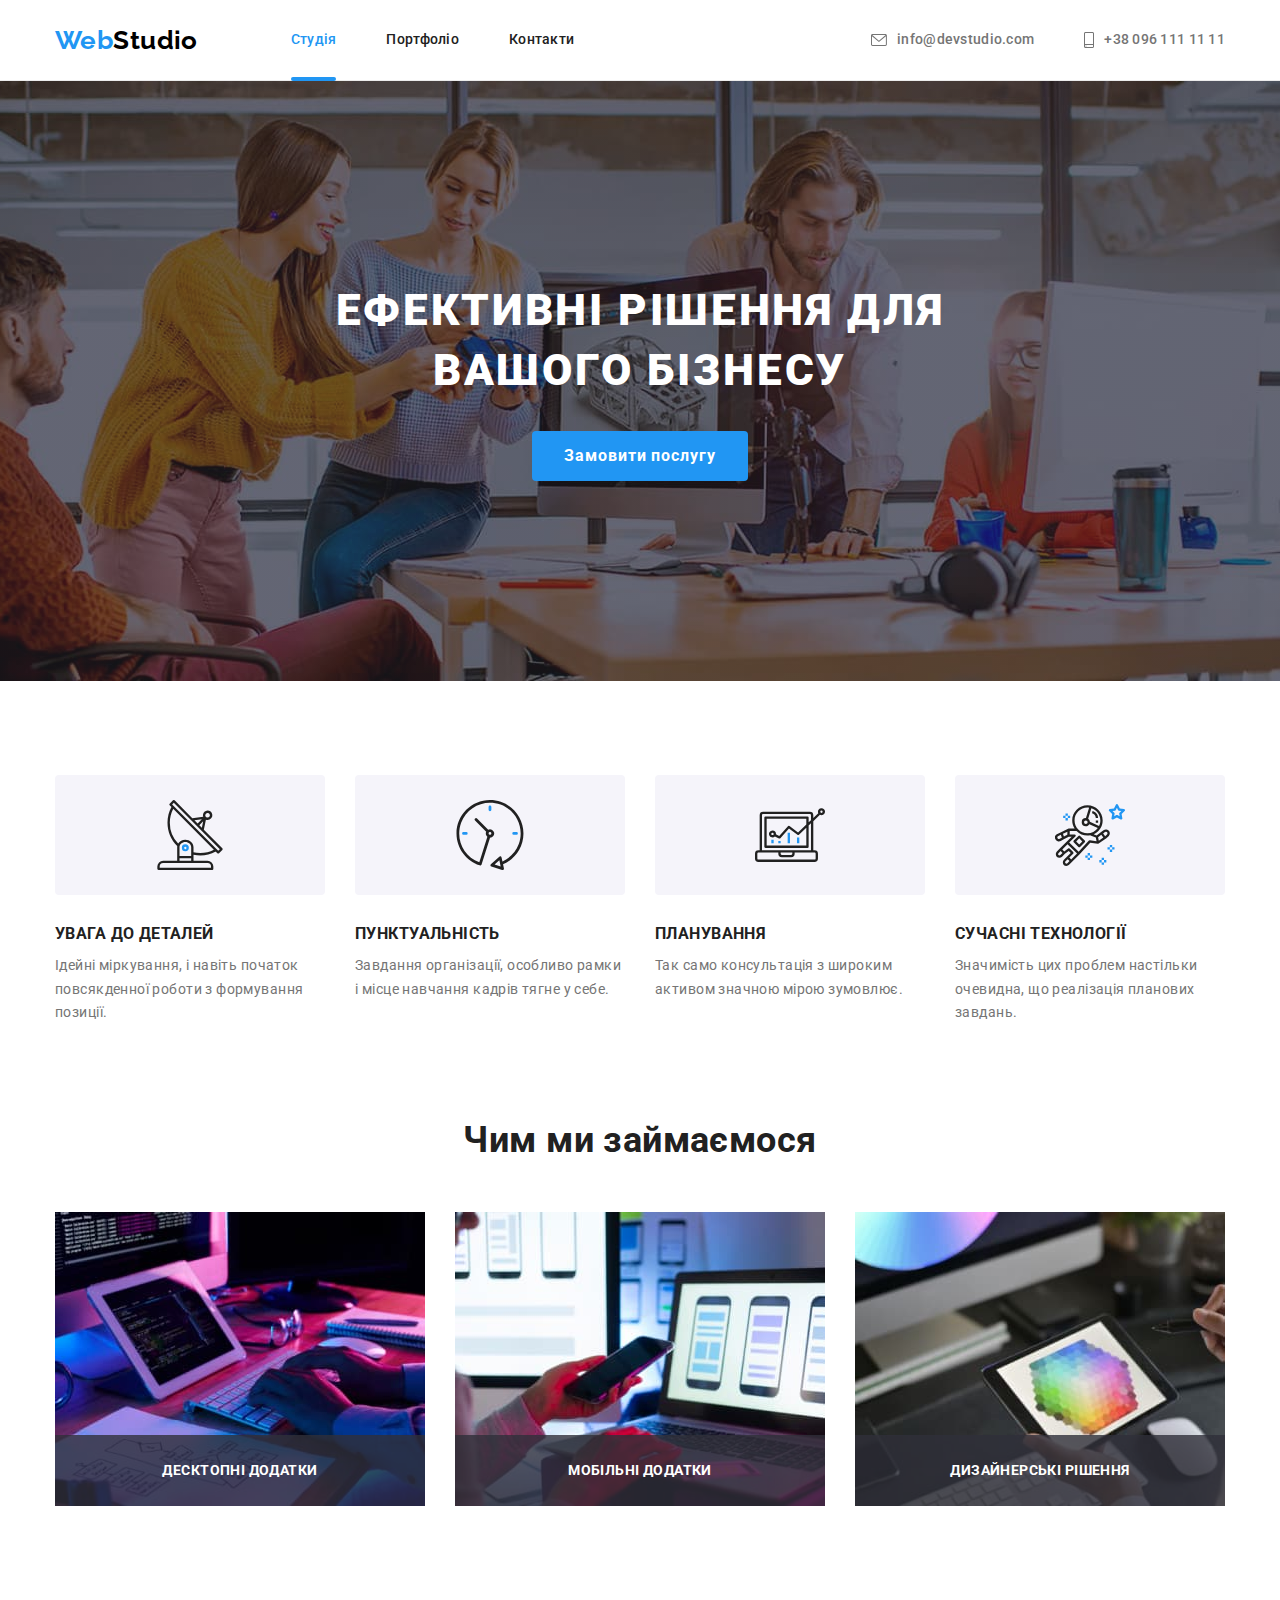
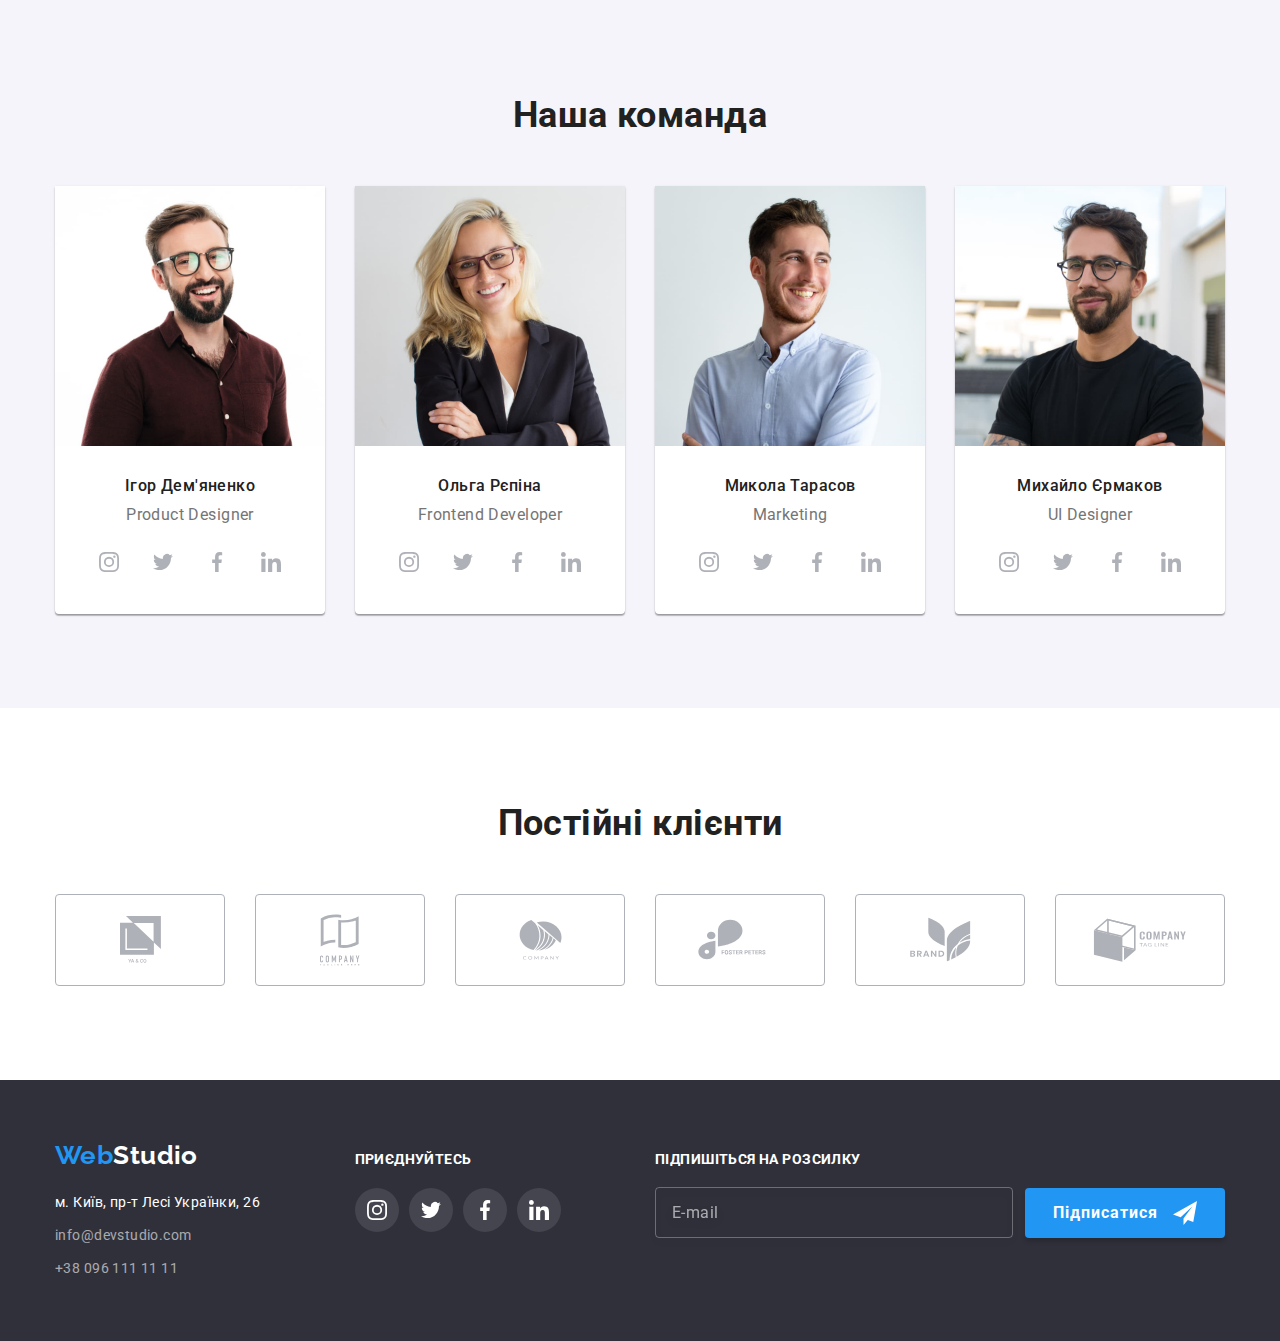
<file: index.html>
<!DOCTYPE html>
<html lang="uk">
  <head>
    <meta charset="UTF-8" />
    <meta http-equiv="X-UA-Compatible" content="IE=edge" />
    <meta name="viewport" content="width=device-width, initial-scale=1.0" />
    <title>Студія</title>
    <!-- Спочатку шрифти -->
    <link rel="preconnect" href="https://fonts.googleapis.com" />
    <link rel="preconnect" href="https://fonts.gstatic.com" crossorigin />
    <link
      href="https://fonts.googleapis.com/css2?family=Raleway:wght@700&family=Roboto:wght@400;500;700;900&display=swap"
      rel="stylesheet"
    />
    <!-- Потім нормалізатор -->
    <link
      rel="stylesheet"
      href="https://cdnjs.cloudflare.com/ajax/libs/modern-normalize/1.1.0/modern-normalize.min.css"
    />
    <!-- Потім свої стилі -->
    <link rel="stylesheet" href="./css/main.min.css" />
  </head>

  <body>
    <!-- ========== ХЕДЕР =========== -->
    <header class="page-header">
      <div class="contaner page-header__contaner">
        <nav class="menu">
          <a class="logo" href="#">Web<span class="logo__name-header">Studio</span></a>
          <ul class="menu__list">
            <li class="menu__item">
              <a class="menu__link menu__link--current" href="#">Студія</a>
            </li>
            <li class="menu__item">
              <a class="menu__link" href="./portfolio.html">Портфоліо</a>
            </li>
            <li class="menu__item">
              <a class="menu__link" href="#contacts">Контакти</a>
            </li>
          </ul>
        </nav>
        <ul class="contact-list">
          <li>
            <a class="contact-list__link" href="mailto:info@devstudio.com">
              <svg
                class="contact-list__icon"
                aria-label="іконка електронної пошти"
                width="16"
                height="12"
              >
                <use href="./images/sprite.svg#email"></use>
              </svg>
              info@devstudio.com</a
            >
          </li>
          <li>
            <a class="contact-list__link" href="tel:+380961111111">
              <svg
                class="contact-list__icon"
                aria-label="іконка мобільного телефону"
                width="10"
                height="16"
              >
                <use href="./images/sprite.svg#smartphone"></use>
              </svg>

              +38 096 111 11 11</a
            >
          </li>
        </ul>
      </div>
    </header>

    <main>
      <!-- ========== ГЕРОЙ =========== -->
      <section class="hero">
        <div class="contaner">
          <h1 class="hero__title">Ефективні рішення для вашого бізнесу</h1>
          <button class="hero__button" data-modal-open type="button">Замовити послугу</button>
        </div>
      </section>

      <!-- ========== НАШІ ПЕРЕВАГИ =========== -->
      <section class="section features">
        <div class="contaner">
          <h2 class="section-title visually-hidden">Наші переваги</h2>
          <ul class="feature-list">
            <li class="feature-list__card">
              <div class="feature-list__icon">
                <svg width="70" height="70">
                  <use href="./images/sprite.svg#antenna"></use>
                </svg>
              </div>
              <h3 class="feature-list__title">Увага до деталей</h3>
              <p class="feature-list__text">
                Ідейні міркування, і навіть початок повсякденної роботи з формування позиції.
              </p>
            </li>
            <li class="feature-list__card">
              <div class="feature-list__icon">
                <svg width="70" height="70">
                  <use href="./images/sprite.svg#clock"></use>
                </svg>
              </div>
              <h3 class="feature-list__title">Пунктуальність</h3>
              <p class="feature-list__text">
                Завдання організації, особливо рамки і місце навчання кадрів тягне у себе.
              </p>
            </li>
            <li class="feature-list__card">
              <div class="feature-list__icon">
                <svg width="70" height="70">
                  <use href="./images/sprite.svg#diagram"></use>
                </svg>
              </div>
              <h3 class="feature-list__title">Планування</h3>
              <p class="feature-list__text">
                Так само консультація з широким активом значною мірою зумовлює.
              </p>
            </li>
            <li class="feature-list__card">
              <div class="feature-list__icon">
                <svg width="70" height="70">
                  <use href="./images/sprite.svg#astronaut"></use>
                </svg>
              </div>
              <h3 class="feature-list__title">Сучасні технології</h3>
              <p class="feature-list__text">
                Значимість цих проблем настільки очевидна, що реалізація планових завдань.
              </p>
            </li>
          </ul>
        </div>
      </section>

      <!-- ========== ЧИМ МИ ЗАЙМАЄМОСЯ =========== -->
      <section class="section our-work">
        <div class="contaner">
          <h2 class="section-title">Чим ми займаємося</h2>
          <ul class="work-list">
            <li class="work-list__card">
              <img
                src="./images/img1.jpg"
                alt="Руки на клавіатурі перед планшетом і монітором"
                width="370"
              />
              <p class="work-list__text">Десктопні додатки</p>
            </li>
            <li class="work-list__card">
              <img
                src="./images/img2.jpg"
                alt="Рука зі смартфоном на фоні ноутбука із зображенням смартфона"
                width="370"
              />
              <p class="work-list__text">Мобільні додатки</p>
            </li>
            <li class="work-list__card">
              <img
                src="./images/img3.jpg"
                alt="Планшет з кольоровою гамою в руці, за ним - монітор"
                width="370"
              />
              <p class="work-list__text">Дизайнерські рішення</p>
            </li>
          </ul>
        </div>
      </section>

      <!-- ========== НАША КОМАНДА =========== -->
      <section class="section team">
        <div class="contaner">
          <h2 class="section-title">Наша команда</h2>

          <ul class="team-list">
            <li class="team-list__card">
              <img
                class="team-list__image"
                src="./images/member1.jpg"
                alt="Фото Ігора Дем'яненка"
                width="270"
              />
              <h3 class="team-list__name">Ігор Дем'яненко</h3>
              <p class="team-list__profession">Product Designer</p>
              <ul class="media-list">
                <li>
                  <a class="media-list__link" href="#">
                    <svg aria-label="іконка інстаграму" width="20" height="20">
                      <use href="./images/sprite.svg#instagram"></use>
                    </svg>
                  </a>
                </li>
                <li>
                  <a class="media-list__link" href="#">
                    <svg aria-label="іконка твітеру" width="20" height="20">
                      <use href="./images/sprite.svg#twitter"></use>
                    </svg>
                  </a>
                </li>
                <li>
                  <a class="media-list__link" href="#">
                    <svg aria-label="іконка фейсбуку" width="20" height="20">
                      <use href="./images/sprite.svg#facebook"></use>
                    </svg>
                  </a>
                </li>
                <li>
                  <a class="media-list__link" href="#">
                    <svg aria-label="іконка лінкед-ін" width="20" height="20">
                      <use href="./images/sprite.svg#linkedin"></use>
                    </svg>
                  </a>
                </li>
              </ul>
            </li>
            <li class="team-list__card">
              <img
                class="team-list__image"
                src="./images/member2.jpg"
                alt="Фото Ольги Рєпіної"
                width="270"
              />
              <h3 class="team-list__name">Ольга Рєпіна</h3>
              <p class="team-list__profession">Frontend Developer</p>
              <ul class="media-list">
                <li>
                  <a class="media-list__link" href="#">
                    <svg aria-label="іконка інстаграму" width="20" height="20">
                      <use href="./images/sprite.svg#instagram"></use>
                    </svg>
                  </a>
                </li>
                <li>
                  <a class="media-list__link" href="#">
                    <svg aria-label="іконка твітеру" width="20" height="20">
                      <use href="./images/sprite.svg#twitter"></use>
                    </svg>
                  </a>
                </li>
                <li>
                  <a class="media-list__link" href="#">
                    <svg aria-label="іконка фейсбуку" width="20" height="20">
                      <use href="./images/sprite.svg#facebook"></use>
                    </svg>
                  </a>
                </li>
                <li>
                  <a class="media-list__link" href="#">
                    <svg aria-label="іконка лінкед-ін" width="20" height="20">
                      <use href="./images/sprite.svg#linkedin"></use>
                    </svg>
                  </a>
                </li>
              </ul>
            </li>
            <li class="team-list__card">
              <img
                class="team-list__image"
                src="./images/member3.jpg"
                alt="Фото Миколи Тарасова"
                width="270"
              />
              <h3 class="team-list__name">Микола Тарасов</h3>
              <p class="team-list__profession">Marketing</p>
              <ul class="media-list">
                <li>
                  <a class="media-list__link" href="#">
                    <svg aria-label="іконка інстаграму" width="20" height="20">
                      <use href="./images/sprite.svg#instagram"></use>
                    </svg>
                  </a>
                </li>
                <li>
                  <a class="media-list__link" href="#">
                    <svg aria-label="іконка твітеру" width="20" height="20">
                      <use href="./images/sprite.svg#twitter"></use>
                    </svg>
                  </a>
                </li>
                <li>
                  <a class="media-list__link" href="#">
                    <svg aria-label="іконка фейсбуку" width="20" height="20">
                      <use href="./images/sprite.svg#facebook"></use>
                    </svg>
                  </a>
                </li>
                <li>
                  <a class="media-list__link" href="#">
                    <svg aria-label="іконка лінкед-ін" width="20" height="20">
                      <use href="./images/sprite.svg#linkedin"></use>
                    </svg>
                  </a>
                </li>
              </ul>
            </li>
            <li class="team-list__card">
              <img
                class="team-list__image"
                src="./images/member4.jpg"
                alt="Фото Михайла Єрмакова"
                width="270"
              />
              <h3 class="team-list__name">Михайло Єрмаков</h3>
              <p class="team-list__profession">UI Designer</p>
              <ul class="media-list">
                <li>
                  <a class="media-list__link" href="#">
                    <svg aria-label="іконка інстаграм" width="20" height="20">
                      <use href="./images/sprite.svg#instagram"></use>
                    </svg>
                  </a>
                </li>
                <li>
                  <a class="media-list__link" href="#">
                    <svg aria-label="іконка твітеру" width="20" height="20">
                      <use href="./images/sprite.svg#twitter"></use>
                    </svg>
                  </a>
                </li>
                <li>
                  <a class="media-list__link" href="#">
                    <svg aria-label="іконка фейсбуку" width="20" height="20">
                      <use href="./images/sprite.svg#facebook"></use>
                    </svg>
                  </a>
                </li>
                <li>
                  <a class="media-list__link" href="#">
                    <svg aria-label="іконка лінкед-ін" width="20" height="20">
                      <use href="./images/sprite.svg#linkedin"></use>
                    </svg>
                  </a>
                </li>
              </ul>
            </li>
          </ul>
        </div>
      </section>

      <!-- ========== ПОСТІЙНІ КЛІЄНТИ =========== -->
      <section class="section clients">
        <div class="contaner">
          <h2 class="section-title">Постійні клієнти</h2>
          <ul class="clients-list">
            <li>
              <a class="clients-list__link" href="#">
                <svg aria-label="іконка клієнта-1" width="41" height="47">
                  <use href="./images/sprite.svg#client-a"></use>
                </svg>
              </a>
            </li>
            <li>
              <a class="clients-list__link" href="#">
                <svg aria-label="іконка клієнта-2" width="40" height="52">
                  <use href="./images/sprite.svg#client-b"></use>
                </svg>
              </a>
            </li>
            <li>
              <a class="clients-list__link" href="#">
                <svg aria-label="іконка клієнта-3" width="43" height="41">
                  <use href="./images/sprite.svg#client-c"></use>
                </svg>
              </a>
            </li>
            <li>
              <a class="clients-list__link" href="#">
                <svg aria-label="іконка клієнта-4" width="84" height="41">
                  <use href="./images/sprite.svg#client-d"></use>
                </svg>
              </a>
            </li>
            <li>
              <a class="clients-list__link" href="#">
                <svg aria-label="іконка клієнта-5" width="63" height="45">
                  <use href="./images/sprite.svg#client-e"></use>
                </svg>
              </a>
            </li>
            <li>
              <a class="clients-list__link" href="#">
                <svg aria-label="іконка клієнта-6" width="94" height="44">
                  <use href="./images/sprite.svg#client-f"></use>
                </svg>
              </a>
            </li>
          </ul>
        </div>
      </section>
    </main>

    <!-- ========== ФУТЕР =========== -->
    <footer class="footer" id="contacts">
      <div class="contaner">
        <div class="footer__parts">
          <div>
            <a class="logo logo--bottom-margin" href="#"
              >Web<span class="logo__name-footer">Studio</span></a
            >
            <address>
              <ul class="adress-list">
                <li>
                  <a
                    class="adress-list__post-adress"
                    href="https://goo.gl/maps/CPtrU1FHBa2aNyZL9"
                    target="_blank"
                    rel="noopener noreferrer nofollow"
                  >
                    м. Київ, пр-т Лесі Українки, 26</a
                  >
                </li>
                <li>
                  <a class="adress-list__contacts" href="mailto:info@devstudio.com"
                    >info@devstudio.com</a
                  >
                </li>
                <li>
                  <a class="adress-list__contacts" href="tel:+380961111111">+38 096 111 11 11</a>
                </li>
              </ul>
            </address>
          </div>

          <div class="social-media">
            <h3 class="social-media__title">приєднуйтесь</h3>
            <ul class="social-media-list">
              <li class="social-media-list__item">
                <a class="social-media-list__link" href="#">
                  <svg aria-label="іконка інстаграму" class="social-icon" width="20" height="20">
                    <use href="./images/sprite.svg#instagram"></use>
                  </svg>
                </a>
              </li>
              <li class="social-media-list__item">
                <a class="social-media-list__link" href="#">
                  <svg aria-label="іконка твітеру" class="social-icon" width="20" height="20">
                    <use href="./images/sprite.svg#twitter"></use>
                  </svg>
                </a>
              </li>
              <li class="social-media-list__item">
                <a class="social-media-list__link" href="#">
                  <svg aria-label="іконка фейсбуку" class="social-icon" width="20" height="20">
                    <use href="./images/sprite.svg#facebook"></use>
                  </svg>
                </a>
              </li>
              <li class="social-media-list__item">
                <a class="social-media-list__link" href="#">
                  <svg aria-label="іконка лінкед-ін" class="social-icon" width="20" height="20">
                    <use href="./images/sprite.svg#linkedin"></use>
                  </svg>
                </a>
              </li>
            </ul>
          </div>

          <form class="subscribe-form">
            <label class="subscribe-form__label"
              >Підпишіться на розсилку
              <input
                type="email"
                class="subscribe-form__input"
                name="subscribe-email"
                placeholder="E-mail"
                required
            /></label>
            <button class="subscribe-form__button" type="submit">
              Підписатися
              <svg aria-label="іконка літачка" class="subscribe-form__icon" width="24" height="24">
                <use href="./images/icon.svg#send"></use>
              </svg>
            </button>
          </form>
        </div>
      </div>
    </footer>

    <!-- ========== МОДАЛЬНЕ ВІКНО =========== -->

    <div class="backdrop is-hidden" data-modal>
      <div class="modal-window">
        <!-- іконка закриття модального вікна -->
        <button class="modal-window__close-btn" data-modal-close>
          <svg aria-label="іконка закриття вікна" width="18" height="18">
            <use href="./images/sprite.svg#close"></use>
          </svg>
        </button>

        <form class="modal-form">
          <p class="modal-form__title">Залиште свої дані, ми вам передзвонимо</p>

          <label class="modal-form__lable modal-form__lable--no-top-padding" for="modal-form-name"
            >Ім'я</label
          >
          <div class="modal-form__block">
            <input
              type="text"
              class="modal-form__input"
              name="name"
              id="modal-form-name"
              required
              pattern="[a-zA-Zа-яА-ЯіІїЇ`ʼ]+"
            />
            <svg aria-label="іконка контакта" class="modal-form__icon" width="18" height="18">
              <use href="./images/icon.svg#person"></use>
            </svg>
          </div>

          <label class="modal-form__lable" for="modal-form__tel">Телефон</label>
          <div class="modal-form__block">
            <input
              type="tel"
              class="modal-form__input"
              name="tel"
              id="modal-form__tel"
              required
              pattern="[0-9]{3}-[0-9]{3}-[0-9]{2}-[0-9]{2}"
              title="xxx-xxx-xx-xx"
            />
            <svg aria-label="іконка телефону" class="modal-form__icon" width="18" height="18">
              <use href="./images/icon.svg#phone"></use>
            </svg>
          </div>

          <label class="modal-form__lable" for="modal-form__email">Пошта</label>
          <div class="modal-form__block">
            <input
              type="email"
              class="modal-form__input"
              name="email"
              id="modal-form__email"
              required
            />
            <svg aria-label="іконка листа" class="modal-form__icon" width="18" height="18">
              <use href="./images/icon.svg#email"></use>
            </svg>
          </div>

          <label class="modal-form__lable" for="modal-form__text">Коментар</label>
          <textarea
            name="modal-form-text"
            class="modal-form__textarea"
            placeholder="Введіть текст"
            id="modal-form__text"
          ></textarea>

          <div>
            <label class="modal-form__agreement-label">
              <input
                class="modal-form__checkbox visually-hidden"
                type="checkbox"
                name="modal-form-agreement"
                value="agreement"
                required
              />
              <svg
                class="modal-form__checkbox-icon"
                aria-label="іконка чекбоксу"
                width="16"
                height="15"
              >
                <use class="modal-form__own-checkbox-icon" href="./images/icon.svg#check"></use>
              </svg>
              Погоджуюся з розсилкою та приймаю&nbsp;<a class="modal-form__contract-terms" href="#"
                >Умови договору</a
              >
            </label>
          </div>

          <button type="submit" class="modal-form__submit-btn">Відправити</button>
        </form>
      </div>
    </div>
    <script src="./js/modal.js"></script>
  </body>
</html>
</file>
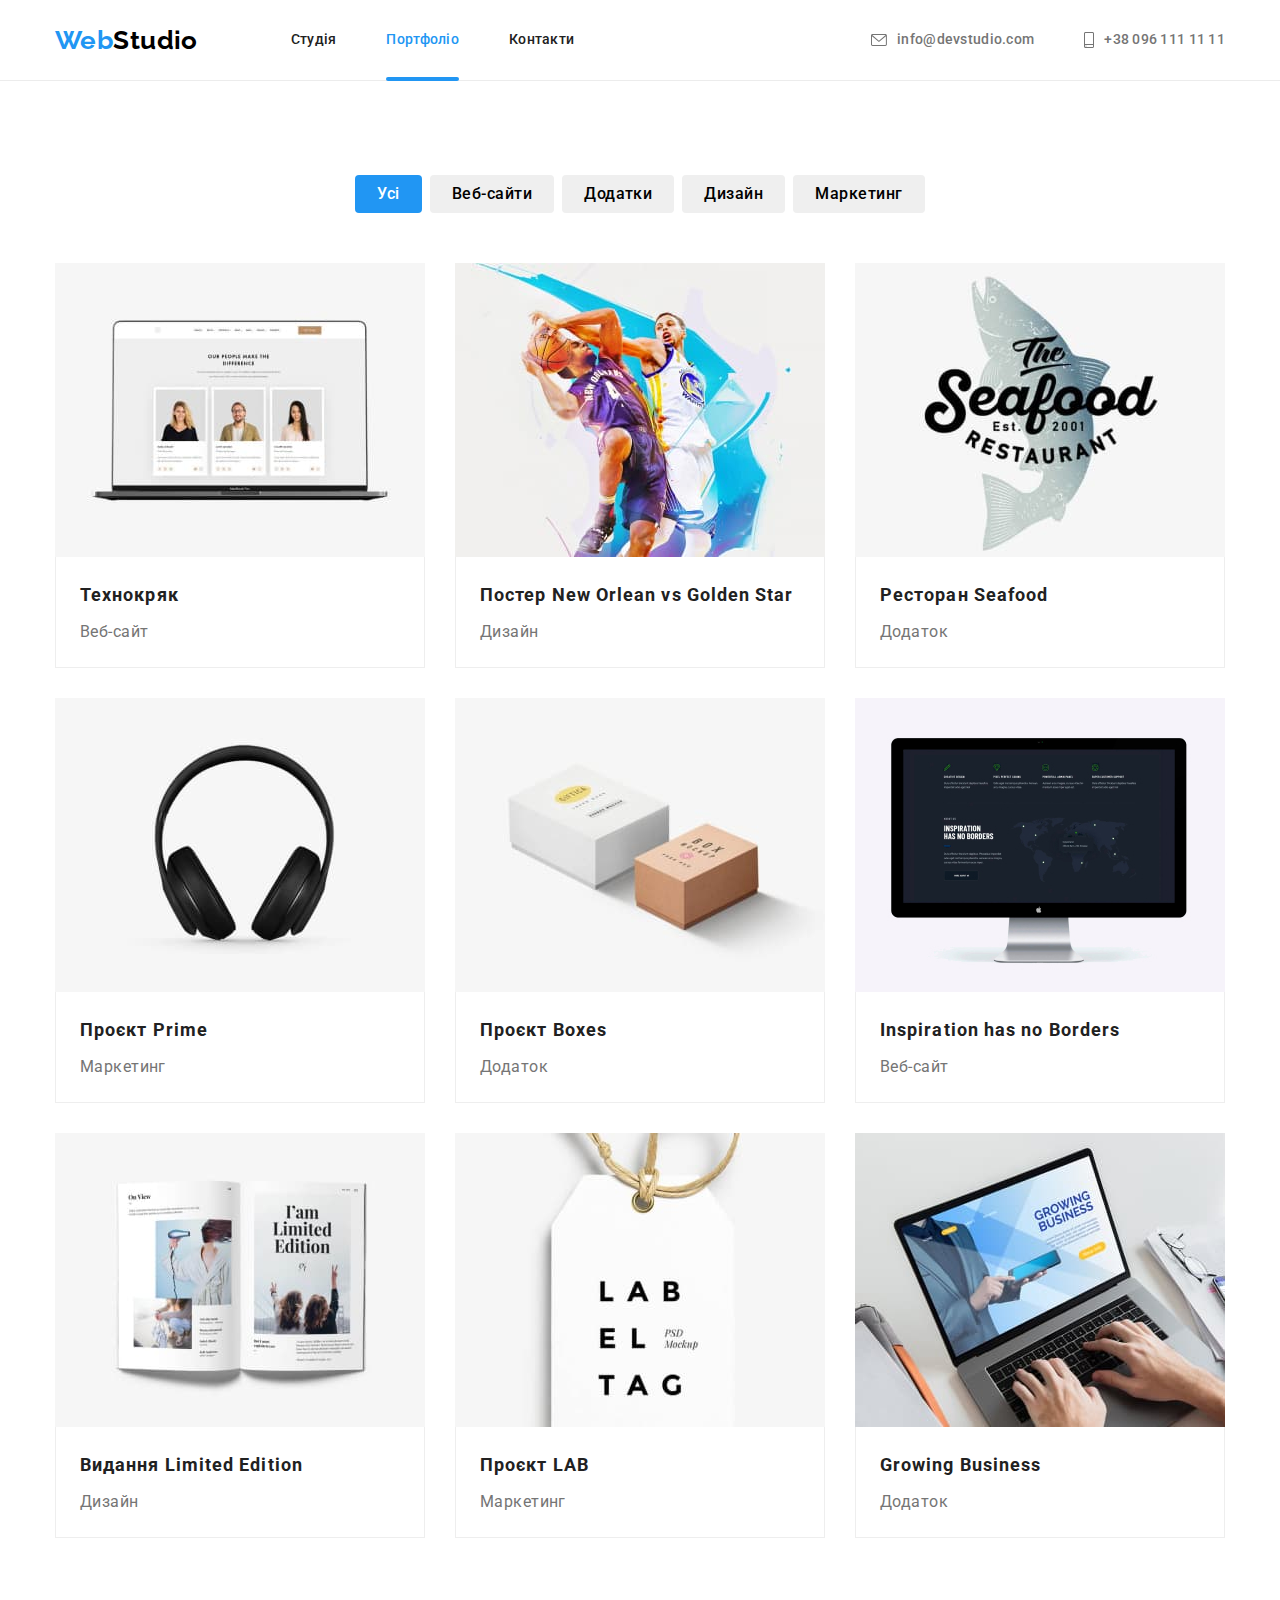
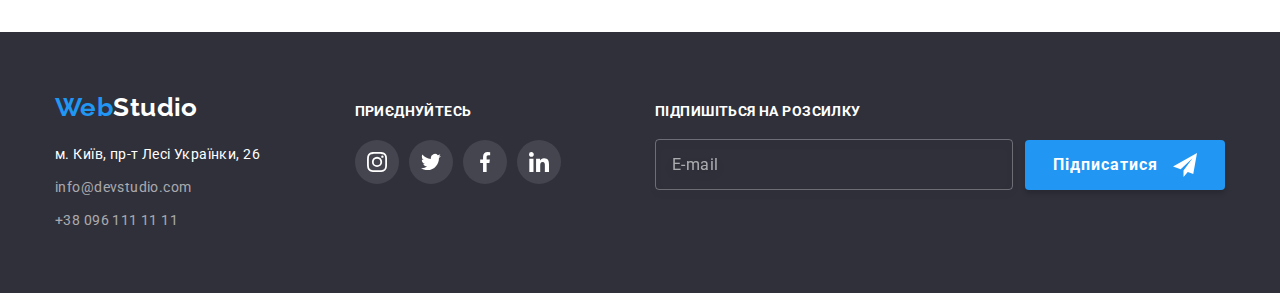
<file: portfolio.html>
<!DOCTYPE html>
<html lang="uk">
  <head>
    <meta charset="UTF-8" />
    <meta http-equiv="X-UA-Compatible" content="IE=edge" />
    <meta name="viewport" content="width=device-width, initial-scale=1.0" />
    <title>Портфоліо</title>
    <!-- Спочатку шрифти -->
    <link rel="preconnect" href="https://fonts.googleapis.com" />
    <link rel="preconnect" href="https://fonts.gstatic.com" crossorigin />
    <link
      href="https://fonts.googleapis.com/css2?family=Raleway:wght@700&family=Roboto:wght@400;500;700;900&display=swap"
      rel="stylesheet"
    />
    <!-- Потім нормалізатор -->
    <link
      rel="stylesheet"
      href="https://cdnjs.cloudflare.com/ajax/libs/modern-normalize/1.1.0/modern-normalize.min.css"
    />
    <!-- Потім свої стилі -->
    <link rel="stylesheet" href="./css/main.min.css" />
  </head>

  <body>
    <!-- ========== ХЕДЕР =========== -->
    <header class="page-header">
      <div class="contaner page-header__contaner">
        <nav class="menu">
          <a class="logo" href="./index.html">Web<span class="logo__name-header">Studio</span></a>
          <ul class="menu__list">
            <li class="menu__item">
              <a class="menu__link" href="./index.html">Студія</a>
            </li>
            <li class="menu__item">
              <a class="menu__link menu__link--current" href="#">Портфоліо</a>
            </li>
            <li class="menu__item">
              <a class="menu__link" href="#contacts">Контакти</a>
            </li>
          </ul>
        </nav>
        <ul class="contact-list">
          <li>
            <a class="contact-list__link" href="mailto:info@devstudio.com">
              <svg
                class="contact-list__icon"
                aria-label="іконка електронної пошти"
                width="16"
                height="12"
              >
                <use href="./images/sprite.svg#email"></use>
              </svg>
              info@devstudio.com</a
            >
          </li>
          <li>
            <a class="contact-list__link" href="tel:+380961111111">
              <svg
                class="contact-list__icon"
                aria-label="іконка мобільного телефону"
                width="10"
                height="16"
              >
                <use href="./images/sprite.svg#smartphone"></use>
              </svg>

              +38 096 111 11 11</a
            >
          </li>
        </ul>
      </div>
    </header>

    <main>
      <!-- ========== ПОРТФОЛІО =========== -->
      <section class="section portfolio">
        <div class="contaner">
          <h1 class="visually-hidden">Портфоліо</h1>

          <ul class="filter">
            <li>
              <button class="filter__button filter__button--active" type="button">Усі</button>
            </li>
            <li>
              <button class="filter__button" type="button">Веб-сайти</button>
            </li>
            <li>
              <button class="filter__button" type="button">Додатки</button>
            </li>
            <li>
              <button class="filter__button" type="button">Дизайн</button>
            </li>
            <li>
              <button class="filter__button" type="button">Маркетинг</button>
            </li>
          </ul>

          <ul class="project-list">
            <li class="project-list__card">
              <a class="project-list__link" href="#">
                <div class="project-list__overlay">
                  <img
                    src="./images/portfolio/portfolio-1.jpg"
                    alt="Три фотографії людей на екрані ноутбука"
                  />
                  <p class="project-list__overlay-text">
                    Ресурс пропонує комплексні пропозиції з різним рівнем функціоналу та сервісів.
                    Все це дозволить відвідувачу отримати вичерпні відомості про компанію чи
                    приватну особу.
                  </p>
                </div>

                <div class="project-list__card-discription">
                  <h2 class="project-list__card-title">Технокряк</h2>
                  <p class="project-list__card-type">Веб-сайт</p>
                </div>
              </a>
            </li>

            <li class="project-list__card">
              <a class="project-list__link" href="#">
                <div class="project-list__overlay">
                  <img
                    src="./images/portfolio/portfolio-2.jpg"
                    alt="Двоє чоловіків грають в баскетбол"
                  />
                  <p class="project-list__overlay-text">
                    Ресурс пропонує комплексні пропозиції з різним рівнем функціоналу та сервісів.
                    Все це дозволить відвідувачу отримати вичерпні відомості про компанію чи
                    приватну особу.
                  </p>
                </div>

                <div class="project-list__card-discription">
                  <h2 class="project-list__card-title">Постер New Orlean vs Golden Star</h2>
                  <p class="project-list__card-type">Дизайн</p>
                </div>
              </a>
            </li>

            <li class="project-list__card">
              <a class="project-list__link" href="#">
                <div class="project-list__overlay">
                  <img
                    src="./images/portfolio/portfolio-3.jpg"
                    alt="Логотип ресторану морепродуктів"
                  />
                  <p class="project-list__overlay-text">
                    Ресурс пропонує комплексні пропозиції з різним рівнем функціоналу та сервісів.
                    Все це дозволить відвідувачу отримати вичерпні відомості про компанію чи
                    приватну особу.
                  </p>
                </div>
                <div class="project-list__card-discription">
                  <h2 class="project-list__card-title">Ресторан Seafood</h2>
                  <p class="project-list__card-type">Додаток</p>
                </div>
              </a>
            </li>

            <li class="project-list__card">
              <a class="project-list__link" href="#">
                <div class="project-list__overlay">
                  <img
                    src="./images/portfolio/portfolio-4.jpg"
                    alt="Великі чорні навушники на білому фоні"
                  />
                  <p class="project-list__overlay-text">
                    Ресурс пропонує комплексні пропозиції з різним рівнем функціоналу та сервісів.
                    Все це дозволить відвідувачу отримати вичерпні відомості про компанію чи
                    приватну особу.
                  </p>
                </div>
                <div class="project-list__card-discription">
                  <h2 class="project-list__card-title">Проєкт Prime</h2>
                  <p class="project-list__card-type">Маркетинг</p>
                </div>
              </a>
            </li>

            <li class="project-list__card">
              <a class="project-list__link" href="#">
                <div class="project-list__overlay">
                  <img
                    src="./images/portfolio/portfolio-5.jpg"
                    alt="Біла і коричнева картонна коробка лежать попуч"
                  />
                  <p class="project-list__overlay-text">
                    Ресурс пропонує комплексні пропозиції з різним рівнем функціоналу та сервісів.
                    Все це дозволить відвідувачу отримати вичерпні відомості про компанію чи
                    приватну особу.
                  </p>
                </div>
                <div class="project-list__card-discription">
                  <h2 class="project-list__card-title">Проєкт Boxes</h2>
                  <p class="project-list__card-type">Додаток</p>
                </div>
              </a>
            </li>

            <li class="project-list__card">
              <a class="project-list__link" href="#">
                <div class="project-list__overlay">
                  <img
                    src="./images/portfolio/portfolio-6.jpg"
                    alt="Чорний монітор з зображенням відкритого сайту"
                  />
                  <p class="project-list__overlay-text">
                    Ресурс пропонує комплексні пропозиції з різним рівнем функціоналу та сервісів.
                    Все це дозволить відвідувачу отримати вичерпні відомості про компанію чи
                    приватну особу.
                  </p>
                </div>
                <div class="project-list__card-discription">
                  <h2 class="project-list__card-title">Inspiration has no Borders</h2>
                  <p class="project-list__card-type">Веб-сайт</p>
                </div>
              </a>
            </li>

            <li class="project-list__card">
              <a class="project-list__link" href="#">
                <div class="project-list__overlay">
                  <img src="./images/portfolio/portfolio-7.jpg" alt="Фото розкритого журналу" />
                  <p class="project-list__overlay-text">
                    Ресурс пропонує комплексні пропозиції з різним рівнем функціоналу та сервісів.
                    Все це дозволить відвідувачу отримати вичерпні відомості про компанію чи
                    приватну особу.
                  </p>
                </div>

                <div class="project-list__card-discription">
                  <h2 class="project-list__card-title">Видання Limited Edition</h2>
                  <p class="project-list__card-type">Дизайн</p>
                </div>
              </a>
            </li>

            <li class="project-list__card">
              <a class="project-list__link" href="#">
                <div class="project-list__overlay">
                  <img
                    src="./images/portfolio/portfolio-8.jpg"
                    alt="Біла бірка з написом назви проекту"
                  />
                  <p class="project-list__overlay-text">
                    Ресурс пропонує комплексні пропозиції з різним рівнем функціоналу та сервісів.
                    Все це дозволить відвідувачу отримати вичерпні відомості про компанію чи
                    приватну особу.
                  </p>
                </div>
                <div class="project-list__card-discription">
                  <h2 class="project-list__card-title">Проєкт LAB</h2>
                  <p class="project-list__card-type">Маркетинг</p>
                </div>
              </a>
            </li>

            <li class="project-list__card">
              <a class="project-list__link" href="#">
                <div class="project-list__overlay">
                  <img
                    src="./images/portfolio/portfolio-9.jpg"
                    alt="Руки на клавіатурі ноутбука, відкрита сторінка сайту"
                  />
                  <p class="project-list__overlay-text">
                    Ресурс пропонує комплексні пропозиції з різним рівнем функціоналу та сервісів.
                    Все це дозволить відвідувачу отримати вичерпні відомості про компанію чи
                    приватну особу.
                  </p>
                </div>
                <div class="project-list__card-discription">
                  <h2 class="project-list__card-title">Growing Business</h2>
                  <p class="project-list__card-type">Додаток</p>
                </div>
              </a>
            </li>
          </ul>
        </div>
      </section>
    </main>

    <!-- ========== ФУТЕР =========== -->
    <footer class="footer" id="contacts">
      <div class="contaner">
        <div class="footer__parts">
          <div>
            <a class="logo logo--bottom-margin" href="./index.html"
              >Web<span class="logo__name-footer">Studio</span></a
            >
            <address>
              <ul class="adress-list">
                <li>
                  <a
                    class="adress-list__post-adress"
                    href="https://goo.gl/maps/CPtrU1FHBa2aNyZL9"
                    target="_blank"
                    rel="noopener noreferrer nofollow"
                  >
                    м. Київ, пр-т Лесі Українки, 26</a
                  >
                </li>
                <li>
                  <a class="adress-list__contacts" href="mailto:info@devstudio.com"
                    >info@devstudio.com</a
                  >
                </li>
                <li>
                  <a class="adress-list__contacts" href="tel:+380961111111">+38 096 111 11 11</a>
                </li>
              </ul>
            </address>
          </div>

          <div class="social-media">
            <h3 class="social-media__title">приєднуйтесь</h3>
            <ul class="social-media-list">
              <li class="social-media-list__item">
                <a class="social-media-list__link" href="#">
                  <svg aria-label="іконка інстаграму" class="social-icon" width="20" height="20">
                    <use href="./images/sprite.svg#instagram"></use>
                  </svg>
                </a>
              </li>
              <li class="social-media-list__item">
                <a class="social-media-list__link" href="#">
                  <svg aria-label="іконка твітеру" class="social-icon" width="20" height="20">
                    <use href="./images/sprite.svg#twitter"></use>
                  </svg>
                </a>
              </li>
              <li class="social-media-list__item">
                <a class="social-media-list__link" href="#">
                  <svg aria-label="іконка фейсбуку" class="social-icon" width="20" height="20">
                    <use href="./images/sprite.svg#facebook"></use>
                  </svg>
                </a>
              </li>
              <li class="social-media-list__item">
                <a class="social-media-list__link" href="#">
                  <svg aria-label="іконка лінкед-ін" class="social-icon" width="20" height="20">
                    <use href="./images/sprite.svg#linkedin"></use>
                  </svg>
                </a>
              </li>
            </ul>
          </div>

          <form class="subscribe-form">
            <label class="subscribe-form__label"
              >Підпишіться на розсилку
              <input
                type="email"
                class="subscribe-form__input"
                name="subscribe-email"
                placeholder="E-mail"
                required
            /></label>
            <button class="subscribe-form__button" type="submit">
              Підписатися
              <svg aria-label="іконка літачка" class="subscribe-form__icon" width="24" height="24">
                <use href="./images/icon.svg#send"></use>
              </svg>
            </button>
          </form>
        </div>
      </div>
    </footer>
  </body>
</html>
</file>
<file: css/main.min.css>
:root{--primery-text-color: #212121;--secondary-text-color: #757575;--footer-contacts-color: rgba(255, 255, 255, 0.6);--accent-color: #2196f3;--primery-bg-color: #ffffff;--secondary-bg-color: #2f303a;--logo-text-black: #000000;--taam-bg-color: #f5f4fa;--btn-passive-bg-color: #f5f4fa;--project-list-border-color: #eeeeee;--social-icon-fill: #afb1b8;--transition_data: 250ms cubic-bezier(0.4, 0, 0.2, 1)}.visually-hidden{position:absolute;white-space:nowrap;width:1px;height:1px;overflow:hidden;border:0;padding:0;clip:rect(0 0 0 0);clip-path:inset(50%);margin:-1px}ul,ol{list-style:none;padding:0;margin:0}a{text-decoration:none}img{display:block;max-width:100%;height:auto}.button{cursor:pointer}h1,h2,h3,h4,h5,h6,p{margin-top:0;margin-bottom:0}body{background-color:var(--primery-bg-color);color:var(--primery-text-color);font-family:"Roboto",sans-serif;font-size:14px;letter-spacing:.03em}.contaner{width:1200px;padding-left:15px;padding-right:15px;margin:0 auto}.section-title{font-size:36px;line-height:1.17;text-align:center;margin-bottom:50px}.section{padding-top:94px;padding-bottom:94px}.logo{color:var(--accent-color);font-family:"Raleway",sans-serif;font-weight:700;font-size:26px;line-height:1.19}.backdrop{position:fixed;top:0;left:0;width:100%;height:100%;background-color:rgba(0,0,0,.2);z-index:100;transition:opacity var(--transition_data),visibility var(--transition_data)}.backdrop.is-hidden{opacity:0;visibility:hidden;pointer-events:none}.modal-window{position:absolute;left:50%;top:50%;transform:translate(-50%, -50%);padding:40px;min-width:528px;min-height:581px;background-color:var(--primery-bg-color);box-shadow:0px 1px 3px rgba(0,0,0,.12),0px 1px 1px rgba(0,0,0,.14),0px 2px 1px rgba(0,0,0,.2);border-radius:4px}.modal-window__close-btn{cursor:pointer;display:flex;justify-content:center;align-items:center;padding:0;position:absolute;top:8px;right:8px;width:30px;height:30px;border-radius:50%;background-color:rgba(0,0,0,0);border:1px solid rgba(0,0,0,.1);transition:fill var(--transition_data),border-color var(--transition_data)}.modal-window__close-btn:hover,.modal-window__close-btn:focus{fill:var(--accent-color)}.modal-form__title{font-weight:700;font-size:20px;text-align:center;margin-bottom:12px}.modal-form__block{position:relative}.modal-form__lable{display:block;font-size:12px;line-height:1.17;letter-spacing:.01em;color:var(--secondary-text-color);margin-bottom:4px;margin-top:10px}.modal-form__lable--no-top-padding{margin-top:0}.modal-form__input{display:block;width:100%;height:40px;border:1px solid rgba(33,33,33,.2);border-radius:4px;padding:0 42px;transition:border-color var(--transition_data)}.modal-form__input:focus{outline:none;border-color:var(--accent-color)}.modal-form__icon{position:absolute;left:12px;top:50%;transform:translateY(-50%);fill:var(--primery-text-color);transition:fill var(--transition_data)}.modal-form__input:focus+.modal-form__icon{fill:var(--accent-color)}.modal-form__textarea{display:block;width:100%;height:120px;padding:12px 16px;border:1px solid rgba(33,33,33,.2);border-radius:4px;margin-bottom:20px;resize:none;overflow-y:auto;transition:border-color var(--transition_data)}.modal-form__textarea::placeholder{color:rgba(117,117,117,.5)}.modal-form__textarea:focus{outline:none;border-color:var(--accent-color)}.modal-form__agreement-label{display:flex;align-items:center;justify-content:center;line-height:1.71;color:var(--secondary-text-color)}.modal-form__contract-terms{text-decoration:underline;color:var(--accent-color)}.modal-form__checkbox-icon{cursor:pointer;border:1px solid var(--primery-text-color);border-radius:2px;margin-right:7px;transition:background-color var(--transition_data)}.modal-form__checkbox:checked+.modal-form__checkbox-icon{background-color:var(--accent-color);border:1px solid var(--accent-color)}.modal-form__checkbox:focus+.modal-form__checkbox-icon{box-shadow:0 0 0 2px rgba(0,0,255,.5)}.modal-form__own-checkbox-icon{display:none}.modal-form__checkbox:checked+.modal-form__checkbox-icon>.modal-form__own-checkbox-icon{display:block}.modal-form__submit-btn{display:flex;align-items:center;justify-content:center;cursor:pointer;padding:10px;width:200px;background-color:var(--accent-color);font-weight:700;font-size:16px;line-height:1.88;color:#fff;letter-spacing:.06em;box-shadow:0px 4px 4px rgba(0,0,0,.15);border-radius:4px;margin:30px auto 0px;border:none;transition:color var(--transition_data),background-color var(--transition_data)}.modal-form__submit-btn:hover,.modal-form__submit-btn:focus{background-color:#188ce8}.page-header{border-bottom:1px solid #ececec}.page-header__contaner{display:flex;align-items:center}.menu{display:flex;align-items:center}.logo__name-header{color:var(--logo-text-black)}.menu__list{display:flex;align-items:center;margin-left:93px}.menu__item:not(:last-child){margin-right:50px}.menu__link{display:block;color:var(--primery-text-color);font-weight:500;line-height:1.14;letter-spacing:.02em;padding-top:32px;padding-bottom:32px;transition:color var(--transition_data)}.menu__link:hover,.menu__link:focus{color:var(--accent-color)}.menu__link--current{position:relative;color:var(--accent-color)}.menu__link--current::after{position:absolute;display:block;content:"";width:100%;height:4px;left:0;bottom:-1px;background-color:var(--accent-color);border-radius:2px}.contact-list{display:flex;margin-left:auto;column-gap:50px}.contact-list__link{display:flex;align-items:center;color:var(--secondary-text-color);font-weight:500;line-height:1.14;letter-spacing:.02em;transition:color var(--transition_data)}.contact-list__link:hover,.contact-list__link:focus{color:var(--accent-color);fill:var(--accent-color)}.contact-list__icon{margin-right:10px;fill:currentColor}.hero{max-width:1600px;height:600px;margin-right:auto;margin-left:auto;background-size:cover;background-repeat:no-repeat;background-position:center center;background-image:linear-gradient(to right, rgba(47, 48, 58, 0.4), rgba(47, 48, 58, 0.4)),url("../images/bg-hero.jpg");background-color:#c4c4c4;text-align:center;padding:200px 0}.hero__title{color:var(--primery-bg-color);margin:0 auto 30px;font-weight:900;font-size:44px;line-height:1.36;text-transform:uppercase;letter-spacing:.06em;width:696px}.hero__button{cursor:pointer;min-width:216px;font-weight:700;font-size:16px;line-height:1.88;letter-spacing:.06em;padding:10px 32px;border-radius:4px;border:0px;color:var(--primery-bg-color);background-color:var(--accent-color);transition:background-color var(--transition_data)}.hero__button:hover,.hero__button:focus{background-color:#188ce8}.feature-list{display:flex;column-gap:30px}.feature-list__card{width:270px}.feature-list__icon{display:flex;justify-content:center;align-items:center;height:120px;background-color:var(--taam-bg-color);border-radius:4px;margin-bottom:30px}.feature-list__title{line-height:1.14;margin-bottom:10px;text-transform:uppercase}.feature-list__text{line-height:1.71;color:var(--secondary-text-color)}.our-work{padding-top:0}.work-list{display:flex;column-gap:30px}.work-list__card{position:relative}.work-list__text{position:absolute;display:flex;justify-content:center;bottom:0px;width:100%;padding-top:27px;padding-bottom:27px;background-color:rgba(47,48,58,.8);font-weight:700;text-transform:uppercase;color:var(--primery-bg-color)}.team{background-color:var(--taam-bg-color)}.team-list{display:flex;text-align:center;column-gap:30px}.team-list__card{background-color:var(--primery-bg-color);box-shadow:0px 1px 3px rgba(0,0,0,.12),0px 1px 1px rgba(0,0,0,.14),0px 2px 1px rgba(0,0,0,.2);border-radius:0px 0px 4px 4px}.team-list__image{padding-bottom:30px}.team-list__name{font-weight:500;font-size:16px;line-height:1.19;margin-bottom:10px}.team-list__profession{font-size:16px;line-height:1.19;color:var(--secondary-text-color);padding-bottom:16px}.media-list{display:flex;margin:0;gap:10px;padding-bottom:30px;justify-content:center}.media-list__link{display:flex;justify-content:center;align-items:center;width:44px;height:44px;border-radius:50%;color:var(--social-icon-fill);fill:currentColor;transition:color var(--transition_data),background-color var(--transition_data)}.media-list__link:hover,.media-list__link:focus{background-color:var(--accent-color);fill:var(--primery-bg-color)}.clients-list{display:flex;gap:30px}.clients-list__link{display:flex;justify-content:center;align-items:center;width:170px;height:92px;border:1px solid var(--social-icon-fill);border-radius:4px;color:var(--social-icon-fill);fill:currentColor;transition:fill var(--transition_data),border-color var(--transition_data)}.clients-list__link:hover,.clients-list__link:focus{fill:var(--accent-color);border-color:var(--accent-color)}.footer{background-color:var(--secondary-bg-color);padding:60px 0}.footer__parts{display:flex;align-items:baseline;justify-content:space-between}.logo--bottom-margin{display:inline-block;margin-bottom:20px}.logo__name-footer{color:var(--primery-bg-color)}.adress-list{display:flex;flex-direction:column;font-style:normal;line-height:1.71;row-gap:9px}.adress-list__post-adress{color:var(--primery-bg-color)}.adress-list__contacts{color:var(--footer-contacts-color);transition:color var(--transition_data)}.adress-list__contacts:hover,.adress-list__contacts:focus{color:var(--accent-color)}.social-media__title{font-size:14px;line-height:1.14;text-transform:uppercase;color:var(--primery-bg-color);margin-bottom:20px}.social-media-list{display:flex;margin:0;gap:10px}.social-media-list__item{width:44px;height:44px}.social-media-list__link{display:flex;justify-content:center;align-items:center;width:100%;height:100%;background-color:rgba(255,255,255,.1);border-radius:50%;color:var(--primery-bg-color);fill:currentColor;transition:background-color var(--transition_data)}.social-media-list__link:hover,.social-media-list__link:focus{background-color:var(--accent-color);fill:var(--primery-bg-color)}.subscribe-form{display:flex;flex-direction:row}.subscribe-form__label{font-weight:700;width:358px;text-transform:uppercase;color:var(--primery-bg-color)}.subscribe-form__input{margin-top:20px;width:358px;padding:15px 16px;background-color:rgba(0,0,0,0);font-size:16px;line-height:1.25px;color:var(--primery-bg-color);letter-spacing:.03em;border:1px solid rgba(255,255,255,.3);filter:drop-shadow(0px 4px 4px rgba(0, 0, 0, 0.15));border-radius:4px}.subscribe-form__input:focus{outline:none;border-color:var(--accent-color)}.subscribe-form__input::placeholder{color:var(--footer-contacts-color)}.subscribe-form__button{display:flex;align-items:center;align-self:flex-end;cursor:pointer;background-color:var(--accent-color);width:200px;margin-left:12px;padding:10px 28px;font-weight:700;font-size:16px;line-height:1.88;letter-spacing:.06em;color:#fff;box-shadow:0px 4px 4px rgba(0,0,0,.15);border-radius:4px;border:none;transition:color var(--transition_data),background-color var(--transition_data)}.subscribe-form__button:hover,.subscribe-form__button:focus{background-color:#188ce8}.subscribe-form__icon{margin-left:auto;fill:var(--primery-bg-color);transition:fill var(--transition_data)}.filter{display:flex;margin-bottom:50px;justify-content:center;column-gap:8px}.filter__button{cursor:pointer;font-weight:500;font-size:16px;line-height:1.63;letter-spacing:.03em;padding:6px 22px;border-radius:4px;border:0;transition:color 250ms cubic-bezier(0.4, 0, 0.2, 1),background-color 250ms cubic-bezier(0.4, 0, 0.2, 1),box-shadow 250ms cubic-bezier(0.4, 0, 0.2, 1)}.filter__button:hover,.filter__button:focus{color:var(--primery-bg-color);background-color:var(--accent-color);box-shadow:0px 3px 1px rgba(0,0,0,.1),0px 1px 2px rgba(0,0,0,.08),0px 2px 2px rgba(0,0,0,.12)}.filter__button--active{color:var(--primery-bg-color);background-color:var(--accent-color)}.project-list{display:flex;flex-wrap:wrap;gap:30px}.project-list__card{width:370px}.project-list__link{display:block;transition:box-shadow var(--transition_data)}.project-list__link:hover,.project-list__link:focus{box-shadow:0px 1px 1px rgba(0,0,0,.12),0px 4px 4px rgba(0,0,0,.06),1px 4px 6px rgba(0,0,0,.16)}.project-list__card-title{color:var(--primery-text-color);font-size:18px;line-height:2;letter-spacing:.06em;margin-bottom:4px}.project-list__card-discription{padding:20px 24px;border:1px solid var(--project-list-border-color);border-top:none}.project-list__card-type{color:var(--secondary-text-color);font-size:16px;line-height:1.88}.project-list__overlay{position:relative;overflow:hidden}.project-list__overlay-text{position:absolute;top:100%;left:0;width:100%;font-size:18px;line-height:1.56;letter-spacing:.03em;color:var(--primery-bg-color);background-color:rgba(33,150,243,.9);padding:63px 24px;overflow:auto;transition:transform var(--transition_data)}.project-list__link:hover .project-list__overlay-text,.project-list__link:focus .project-list__overlay-text{transform:translateY(-100%)}/*# sourceMappingURL=main.min.css.map */
</file>
